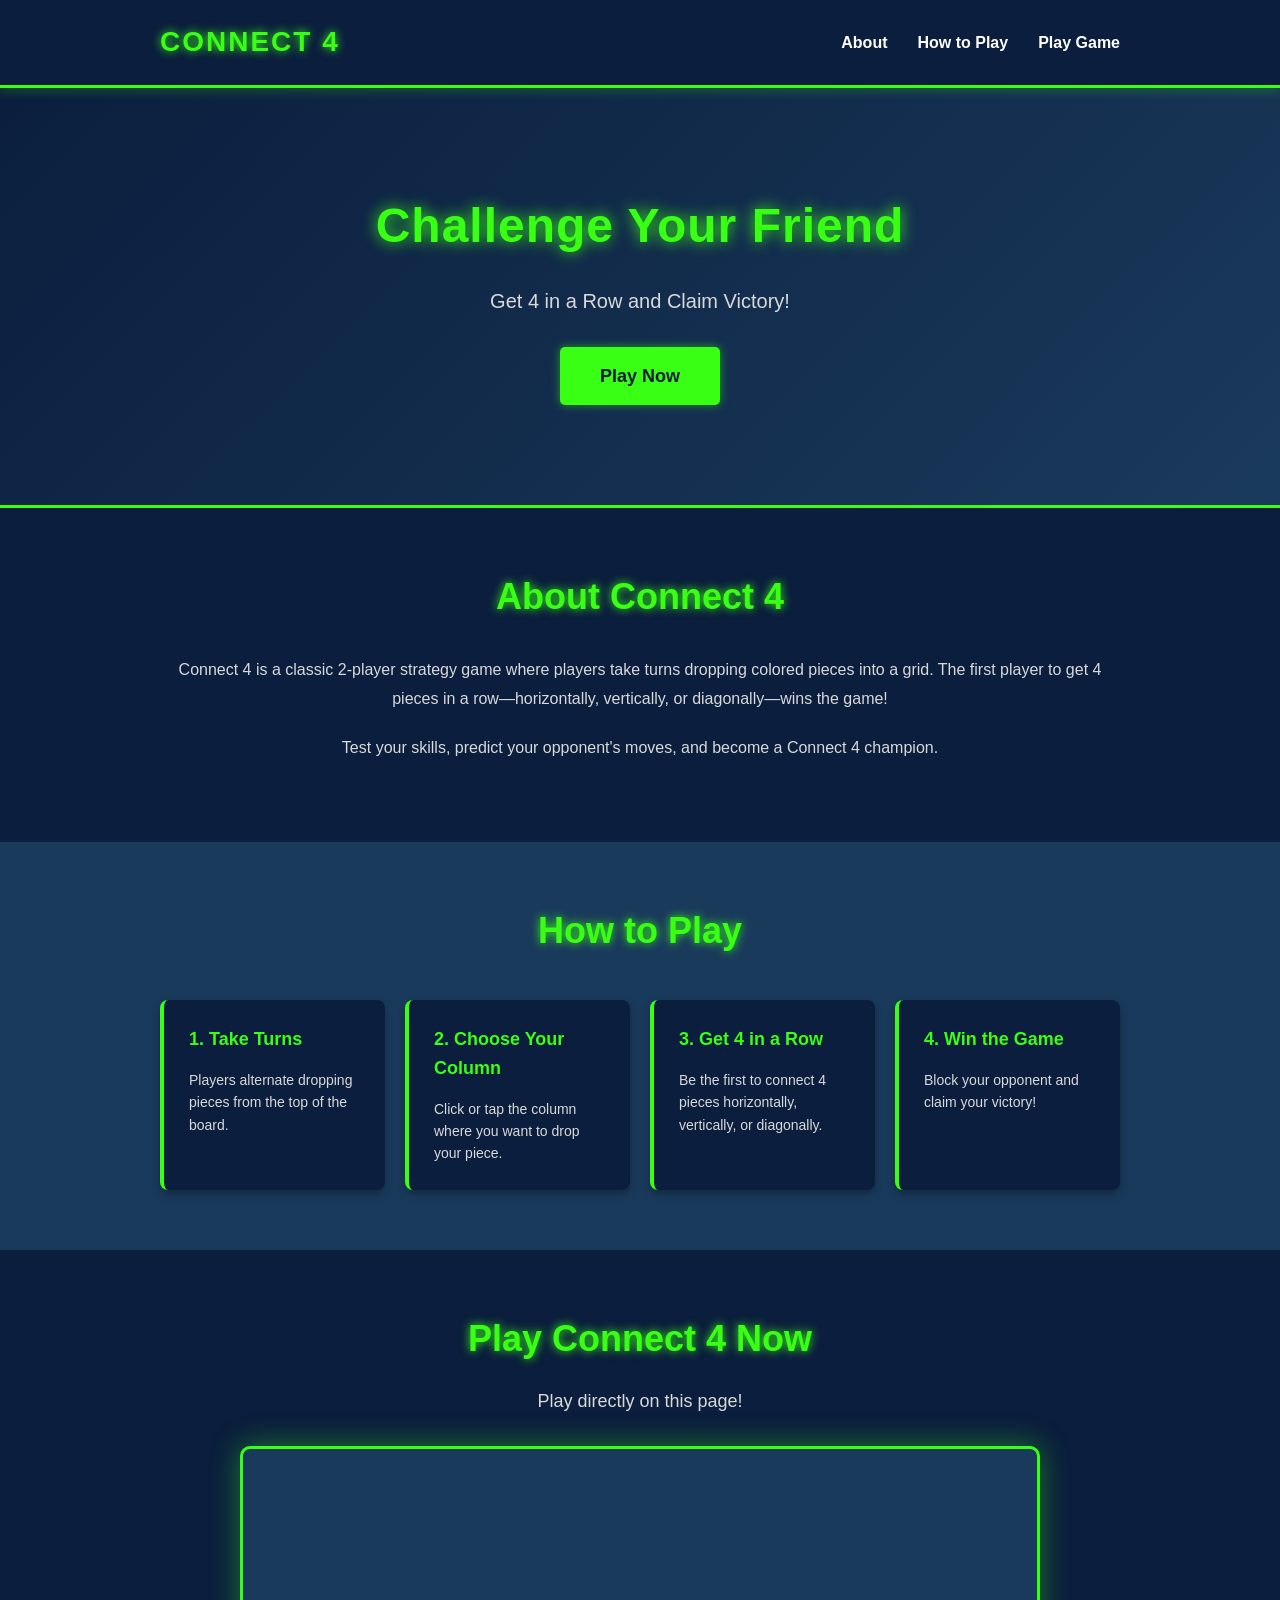
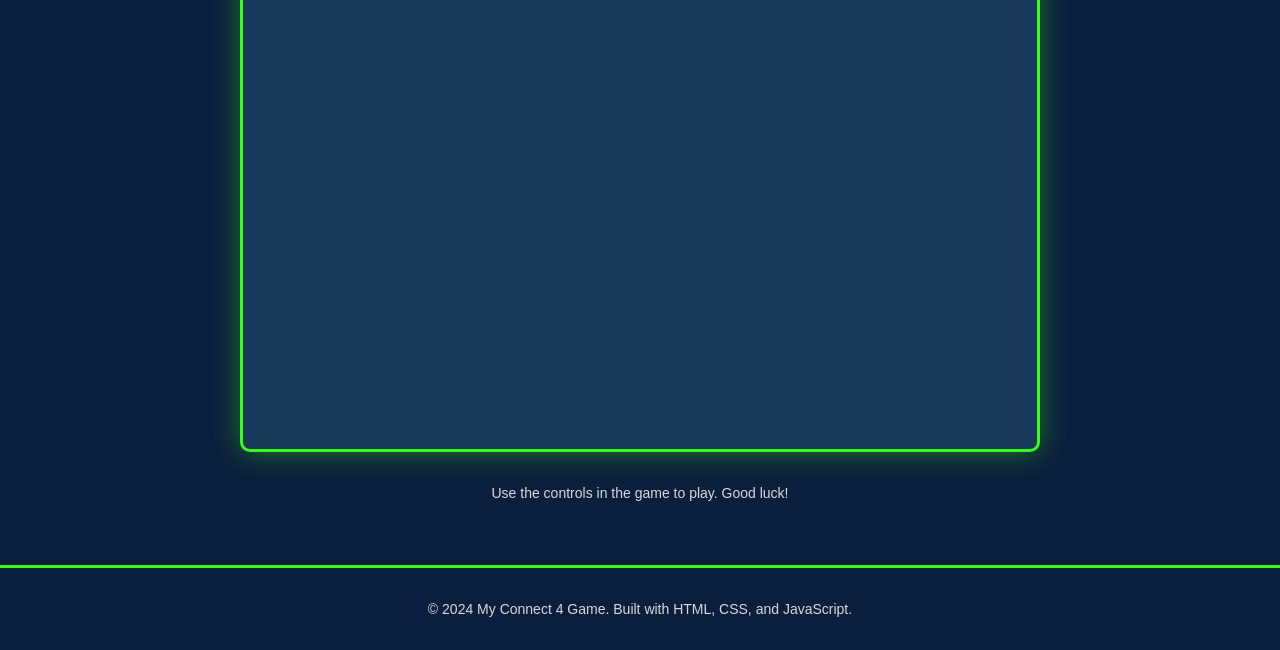
<file: ai/index.html>
<!DOCTYPE html>
<html lang="en">
<head>
    <meta charset="UTF-8">
    <meta name="viewport" content="width=device-width, initial-scale=1.0">
    <title>Connect 4 - The Ultimate Game</title>
    <link rel="stylesheet" href="style.css">
</head>
<body>
    <!-- HEADER / NAVIGATION -->
    <header class="navbar">
        <div class="navbar-content">
            <h1 class="logo">CONNECT 4</h1>
            <nav class="nav-links">
                <a href="#about">About</a>
                <a href="#how-to-play">How to Play</a>
                <a href="#game">Play Game</a>
            </nav>
        </div>
    </header>

    <!-- HERO BANNER -->
    <section class="hero">
        <div class="hero-content">
            <h2>Challenge Your Friend</h2>
            <p>Get 4 in a Row and Claim Victory!</p>
            <a href="#game" class="btn-primary">Play Now</a>
        </div>
    </section>

    <!-- ABOUT THE GAME -->
    <section id="about" class="about">
        <div class="container">
            <h2>About Connect 4</h2>
            <p>Connect 4 is a classic 2-player strategy game where players take turns dropping colored pieces into a grid. The first player to get 4 pieces in a row—horizontally, vertically, or diagonally—wins the game!</p>
            <p>Test your skills, predict your opponent's moves, and become a Connect 4 champion.</p>
        </div>
    </section>

    <!-- HOW TO PLAY -->
    <section id="how-to-play" class="how-to-play">
        <div class="container">
            <h2>How to Play</h2>
            <div class="instructions">
                <div class="instruction-card">
                    <h3>1. Take Turns</h3>
                    <p>Players alternate dropping pieces from the top of the board.</p>
                </div>
                <div class="instruction-card">
                    <h3>2. Choose Your Column</h3>
                    <p>Click or tap the column where you want to drop your piece.</p>
                </div>
                <div class="instruction-card">
                    <h3>3. Get 4 in a Row</h3>
                    <p>Be the first to connect 4 pieces horizontally, vertically, or diagonally.</p>
                </div>
                <div class="instruction-card">
                    <h3>4. Win the Game</h3>
                    <p>Block your opponent and claim your victory!</p>
                </div>
            </div>
        </div>
    </section>

    <!-- PLAYABLE GAME -->
    <section id="game" class="game-section">
        <div class="container">
            <h2>Play Connect 4 Now</h2>
            <p class="game-description">Play directly on this page!</p>
            
            <div class="game-container">
                <iframe 
                    src="https://academy.cs.cmu.edu/sharing/azureBee035331/" 
                    width="100%" 
                    height="600" 
                    frameborder="0"
                    allowfullscreen
                    title="Connect 4 Game">
                </iframe>
            </div>
            
            <p class="game-note">Use the controls in the game to play. Good luck!</p>
        </div>
    </section>

    <!-- FOOTER -->
    <footer class="footer">
        <p>&copy; 2024 My Connect 4 Game. Built with HTML, CSS, and JavaScript.</p>
    </footer>

</body>
</html>
</file>
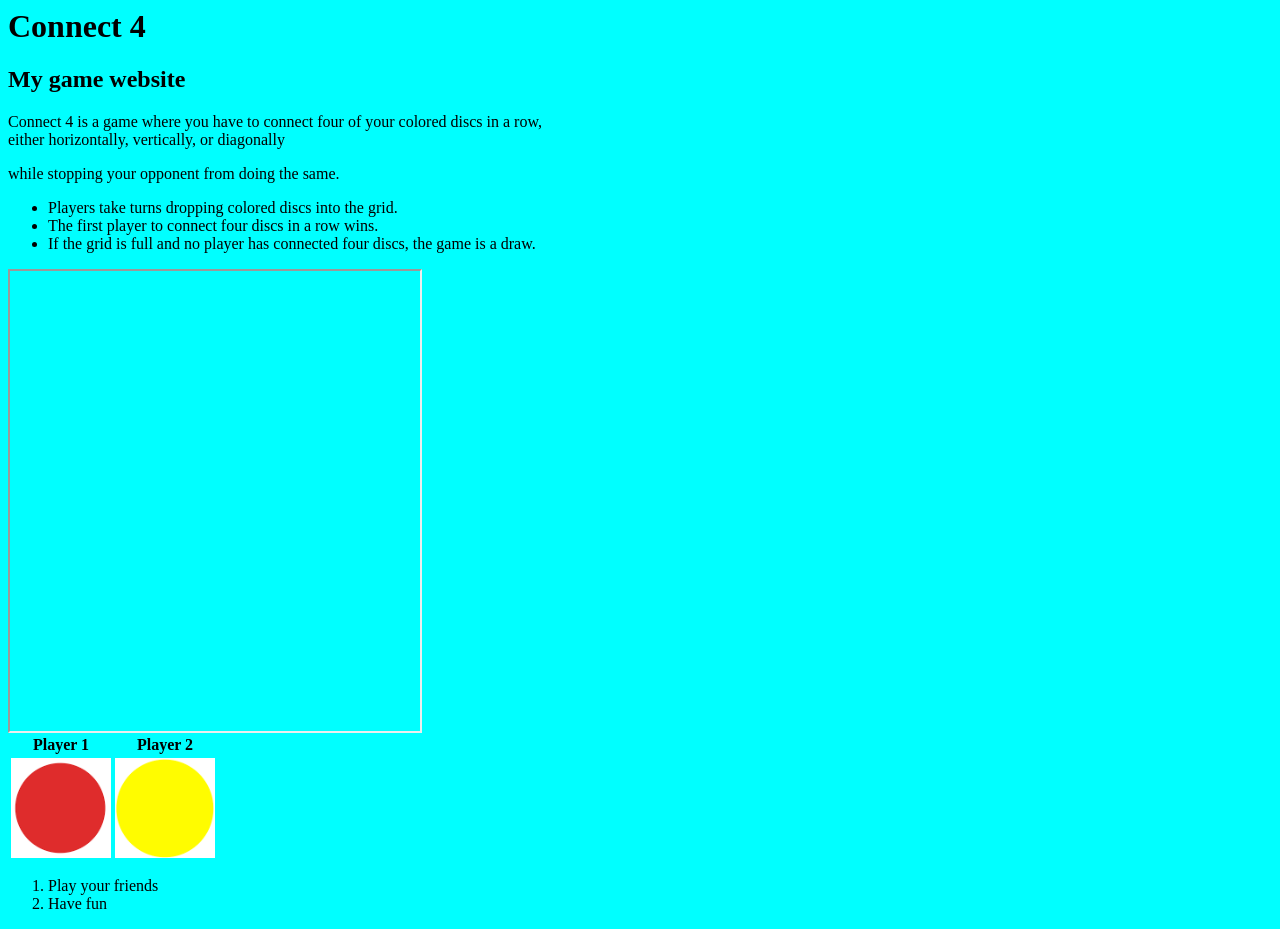
<file: human/index.html>
<html>
<head>
  <title>Connect 4</title>
  <link rel="stylesheet" href="style.css">
</head>

<body>
<h1>Connect 4</h1>
<h2>My game website</h2>
<p>Connect 4 is a game where you have to connect four of your colored discs in a row,<br> either horizontally, vertically, or diagonally <div>while stopping your opponent from doing the same.</div></p>
<ul>
  <li>Players take turns dropping colored discs into the grid.</li>
  <li>The first player to connect four discs in a row wins.</li>
  <li>If the grid is full and no player has connected four discs, the game is a draw.</li>
</ul>
<iframe width="410" height="460"
   src="https://academy.cs.cmu.edu/sharing/azureBee035331/embed"> 
 </iframe>
<table>
  <tr>
    <th>Player 1</th>
    <th>Player 2</th>
  </tr>
  <tr>
    <td><img src="red.png" alt="Red disc" width="100" height="100"></td>
    <td><img src="yellow.png" alt="Yellow disc" width="100" height="100"></td>
  </tr>
</table>
<ol>
  <li>Play your friends</li>
  <li>Have fun</li>
</ol>
</body>

</html>
</file>
<file: ai/style.css>
/* ===== RESET & GENERAL STYLES ===== */
* {
    margin: 0;
    padding: 0;
    box-sizing: border-box;
}

body {
    font-family: 'Arial', sans-serif;
    background-color: #0B1E3D;
    color: #FFFFFF;
    line-height: 1.6;
}

.container {
    max-width: 1000px;
    margin: 0 auto;
    padding: 0 20px;
}

/* ===== HEADER / NAVBAR ===== */
.navbar {
    background-color: #0B1E3D;
    border-bottom: 3px solid #39FF14;
    position: sticky;
    top: 0;
    z-index: 100;
    box-shadow: 0 4px 10px rgba(57, 255, 20, 0.2);
}

.navbar-content {
    display: flex;
    justify-content: space-between;
    align-items: center;
    max-width: 1000px;
    margin: 0 auto;
    padding: 20px;
}

.logo {
    font-size: 28px;
    font-weight: bold;
    color: #39FF14;
    text-shadow: 0 0 10px #39FF14;
    letter-spacing: 2px;
}

.nav-links {
    display: flex;
    gap: 30px;
    list-style: none;
}

.nav-links a {
    color: #FFFFFF;
    text-decoration: none;
    font-weight: bold;
    font-size: 16px;
    transition: all 0.3s ease;
}

.nav-links a:hover {
    color: #39FF14;
    text-shadow: 0 0 5px #39FF14;
}

/* ===== HERO SECTION ===== */
.hero {
    background: linear-gradient(135deg, #0B1E3D 0%, #1a3a5c 100%);
    padding: 100px 20px;
    text-align: center;
    border-bottom: 3px solid #39FF14;
}

.hero-content h2 {
    font-size: 48px;
    margin-bottom: 20px;
    color: #39FF14;
    text-shadow: 0 0 15px #39FF14;
    letter-spacing: 1px;
}

.hero-content p {
    font-size: 20px;
    margin-bottom: 30px;
    color: #D9D9D9;
}

/* ===== BUTTONS ===== */
.btn-primary {
    display: inline-block;
    background-color: #39FF14;
    color: #0B1E3D;
    padding: 15px 40px;
    font-size: 18px;
    font-weight: bold;
    text-decoration: none;
    border-radius: 5px;
    transition: all 0.3s ease;
    border: none;
    cursor: pointer;
    box-shadow: 0 0 10px rgba(57, 255, 20, 0.5);
}

.btn-primary:hover {
    background-color: #D9D9D9;
    transform: scale(1.05);
    box-shadow: 0 0 20px #39FF14;
}

/* ===== ABOUT SECTION ===== */
.about {
    padding: 60px 20px;
    background-color: #0B1E3D;
}

.about h2 {
    font-size: 36px;
    margin-bottom: 30px;
    color: #39FF14;
    text-align: center;
    text-shadow: 0 0 10px #39FF14;
}

.about p {
    font-size: 16px;
    margin-bottom: 20px;
    color: #D9D9D9;
    line-height: 1.8;
    text-align: center;
}

/* ===== HOW TO PLAY SECTION ===== */
.how-to-play {
    padding: 60px 20px;
    background-color: #1a3a5c;
}

.how-to-play h2 {
    font-size: 36px;
    margin-bottom: 40px;
    color: #39FF14;
    text-align: center;
    text-shadow: 0 0 10px #39FF14;
}

.instructions {
    display: grid;
    grid-template-columns: repeat(auto-fit, minmax(200px, 1fr));
    gap: 20px;
}

.instruction-card {
    background-color: #0B1E3D;
    padding: 25px;
    border-left: 4px solid #39FF14;
    border-radius: 8px;
    transition: all 0.3s ease;
    box-shadow: 0 4px 8px rgba(0, 0, 0, 0.3);
}

.instruction-card:hover {
    transform: translateY(-10px);
    box-shadow: 0 8px 20px rgba(57, 255, 20, 0.3);
    border-left: 4px solid #D9D9D9;
}

.instruction-card h3 {
    color: #39FF14;
    margin-bottom: 15px;
    font-size: 18px;
}

.instruction-card p {
    color: #D9D9D9;
    font-size: 14px;
    line-height: 1.6;
}

/* ===== GAME SECTION ===== */
.game-section {
    padding: 60px 20px;
    background-color: #0B1E3D;
}

.game-section h2 {
    font-size: 36px;
    margin-bottom: 20px;
    color: #39FF14;
    text-align: center;
    text-shadow: 0 0 10px #39FF14;
}

.game-description {
    font-size: 18px;
    margin-bottom: 30px;
    color: #D9D9D9;
    text-align: center;
}

/* ===== GAME CONTAINER ===== */
.game-container {
    margin: 30px auto;
    border: 3px solid #39FF14;
    border-radius: 10px;
    overflow: hidden;
    box-shadow: 0 0 30px rgba(57, 255, 20, 0.4);
    background-color: #1a3a5c;
    max-width: 800px;
}

.game-container iframe {
    display: block;
    width: 100%;
    height: 600px;
    border: none;
}

.game-note {
    font-size: 14px;
    color: #D9D9D9;
    margin-top: 20px;
    text-align: center;
}

/* ===== FOOTER ===== */
.footer {
    background-color: #0B1E3D;
    border-top: 3px solid #39FF14;
    padding: 30px 20px;
    text-align: center;
    color: #D9D9D9;
    font-size: 14px;
}

/* ===== RESPONSIVE DESIGN (TABLET) ===== */
@media (max-width: 768px) {
    .navbar-content {
        flex-direction: column;
        gap: 20px;
    }

    .nav-links {
        flex-direction: column;
        gap: 15px;
        text-align: center;
    }

    .hero-content h2 {
        font-size: 36px;
    }

    .hero-content p {
        font-size: 16px;
    }

    .about h2,
    .how-to-play h2,
    .game-section h2 {
        font-size: 28px;
    }

    .instructions {
        grid-template-columns: 1fr;
    }

    .game-container iframe {
        height: 500px;
    }
}

/* ===== RESPONSIVE DESIGN (MOBILE) ===== */
@media (max-width: 480px) {
    .logo {
        font-size: 22px;
    }

    .nav-links {
        gap: 10px;
        font-size: 14px;
    }

    .hero {
        padding: 60px 20px;
    }

    .hero-content h2 {
        font-size: 28px;
    }

    .hero-content p {
        font-size: 14px;
    }

    .btn-primary {
        padding: 12px 30px;
        font-size: 16px;
    }

    .about h2,
    .how-to-play h2,
    .game-section h2 {
        font-size: 22px;
    }

    .about p,
    .game-description {
        font-size: 14px;
    }

    .instruction-card {
        padding: 20px;
    }

    .game-container iframe {
        height: 400px;
    }
}
</file>
<file: human/style.css>
html {
    background-color: aqua;
}
</file>
